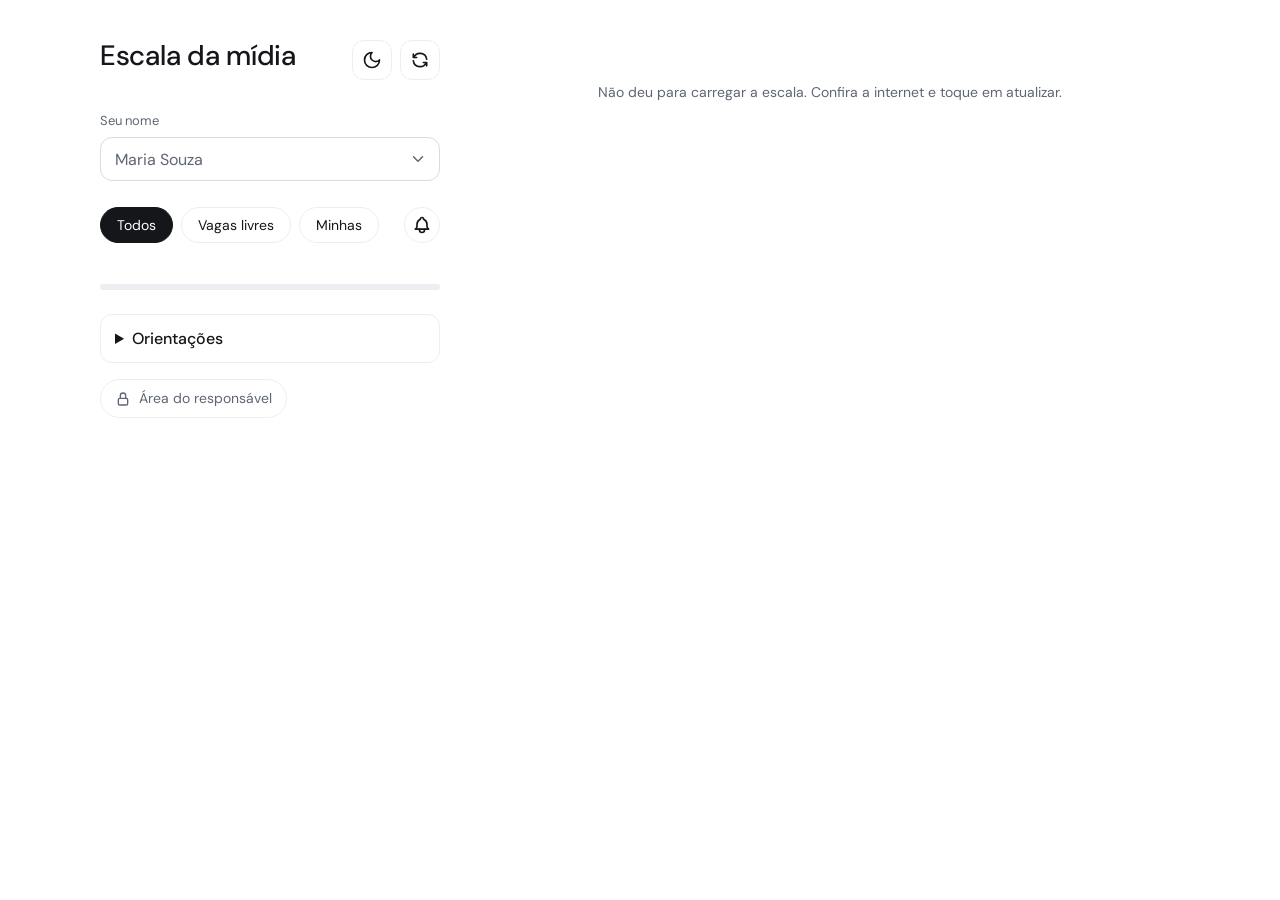
<file: index.html>
<!doctype html>
<html lang="pt-BR">
<head>
  <meta charset="utf-8">
  <meta name="viewport" content="width=device-width, initial-scale=1, viewport-fit=cover">
  <meta name="theme-color" content="#ffffff">
  <script src="tema.js"></script>
  <title>Escala da Mídia</title>
  <link rel="manifest" href="manifest.webmanifest">
  <link rel="icon" href="icone-192.png" type="image/png">
  <link rel="apple-touch-icon" href="apple-touch-icon.png">
  <meta name="apple-mobile-web-app-capable" content="yes">
  <meta name="apple-mobile-web-app-title" content="Escala">
  <link rel="preconnect" href="https://fonts.googleapis.com">
  <link rel="preconnect" href="https://fonts.gstatic.com" crossorigin>
  <link href="https://fonts.googleapis.com/css2?family=DM+Sans:opsz,wght@9..40,400;9..40,500&display=swap" rel="stylesheet">
  <link rel="stylesheet" href="estilo.css">
</head>
<body>
  <main class="app">
    <aside class="painel">
      <header class="topo">
        <div>
          <h1>Escala da mídia</h1>
          <p class="mes" id="mes">&nbsp;</p>
        </div>
        <div class="topo-acoes">
          <button class="icone" type="button" data-alternar-tema>
            <span class="tema-lua so-leitor">Usar o modo escuro</span><span class="tema-sol so-leitor">Usar o modo claro</span>
            <svg class="tema-lua" width="20" height="20" viewBox="0 0 24 24" fill="none" stroke="currentColor" stroke-width="2" stroke-linecap="round" stroke-linejoin="round" aria-hidden="true"><path d="M12 3a6 6 0 0 0 9 9a9 9 0 1 1-9-9z"/></svg>
            <svg class="tema-sol" width="20" height="20" viewBox="0 0 24 24" fill="none" stroke="currentColor" stroke-width="2" stroke-linecap="round" stroke-linejoin="round" aria-hidden="true"><circle cx="12" cy="12" r="4"/><path d="M12 2v2M12 20v2M4.93 4.93l1.41 1.41M17.66 17.66l1.41 1.41M2 12h2M20 12h2M6.34 17.66l-1.41 1.41M19.07 4.93l-1.41 1.41"/></svg>
          </button>
          <button id="atualizar" class="icone" type="button" aria-label="Atualizar escala">
            <svg width="20" height="20" viewBox="0 0 24 24" fill="none" stroke="currentColor" stroke-width="2" stroke-linecap="round" stroke-linejoin="round" aria-hidden="true"><path d="M20 11a8.1 8.1 0 0 0-15.5-2M4 5v4h4"/><path d="M4 13a8.1 8.1 0 0 0 15.5 2M20 19v-4h-4"/></svg>
          </button>
        </div>
      </header>

      <p id="aviso-demo" class="aviso-demo" hidden>
        Modo demonstração: as escolhas ficam salvas só neste aparelho. Para valer para todos, coloque o endereço da planilha no arquivo <code>config.js</code>.
      </p>

      <div class="campo-nome">
        <label for="nome">Seu nome</label>
        <div class="combo">
          <input id="nome" type="text" autocomplete="off" maxlength="40" placeholder="Maria Souza"
                 role="combobox" aria-autocomplete="list" aria-expanded="false" aria-controls="sugestoes">
          <button type="button" id="abrir-nomes" class="combo-seta" aria-label="Mostrar nomes salvos" tabindex="-1">
            <svg width="18" height="18" viewBox="0 0 24 24" fill="none" stroke="currentColor" stroke-width="2" stroke-linecap="round" stroke-linejoin="round" aria-hidden="true"><path d="M6 9l6 6 6-6"/></svg>
          </button>
          <ul id="sugestoes" class="sugestoes" role="listbox" hidden></ul>
        </div>
      </div>
      <p id="erro-nome" class="erro" role="alert"></p>
      <div id="vinculo" class="vinculo" hidden></div>

      <div class="filtros" id="filtros">
        <button type="button" class="filtro" data-filtro="todos" aria-pressed="true">Todos</button>
        <button type="button" class="filtro" data-filtro="livres" aria-pressed="false">Vagas livres</button>
        <button type="button" class="filtro" data-filtro="minhas" aria-pressed="false">Minhas</button>
        <button id="abrir-lembretes" class="icone filtro-sino" type="button" aria-label="Lembretes">
          <svg width="20" height="20" viewBox="0 0 24 24" fill="none" stroke="currentColor" stroke-width="2" stroke-linecap="round" stroke-linejoin="round" aria-hidden="true"><path d="M10 5a2 2 0 1 1 4 0a7 7 0 0 1 4 6v3a4 4 0 0 0 2 3H4a4 4 0 0 0 2-3v-3a7 7 0 0 1 4-6"/><path d="M9 17v1a3 3 0 0 0 6 0v-1"/></svg>
        </button>
      </div>

      <div class="progresso">
        <div class="progresso-texto"><span id="preenchidas">&nbsp;</span><span id="minhas"></span></div>
        <div class="barra"><div id="barra"></div></div>
      </div>

      <details class="orientacoes" id="orientacoes">
        <summary>Orientações</summary>
        <ul>
          <li>Mande a gravação um dia antes, para a mídia ter tempo de editar.</li>
          <li>Quem gravar o devocional também manda a música da semana, que sai às quartas.</li>
          <li>Os versículos são um norte: o líder pode mudar a mensagem dentro do tema.</li>
          <li>Vídeos curtos, de no máximo 1 minuto.</li>
          <li>As postagens saem às 9h, 12h e 15h. Se mudar a sala ou o local (por causa de chuva, por exemplo), a postagem sai em outro horário.</li>
          <li>Os devocionais são gravados pelo grupo do Staff.</li>
          <li>A escala é rotativa, para não pesar para ninguém.</li>
        </ul>
      </details>

      <a class="botao-adm" href="admin.html">
        <svg width="16" height="16" viewBox="0 0 24 24" fill="none" stroke="currentColor" stroke-width="2" stroke-linecap="round" stroke-linejoin="round" aria-hidden="true"><rect x="5" y="11" width="14" height="10" rx="2"/><path d="M8 11V7a4 4 0 0 1 8 0v4"/></svg>
        Área do responsável
      </a>
    </aside>

    <div id="lista" class="lista" aria-live="polite">
      <p class="vazio">Carregando a escala…</p>
    </div>
  </main>

  <dialog id="dialogo-lembretes" class="dialogo" aria-labelledby="titulo-lembretes">
    <div class="dialogo-topo">
      <h2 id="titulo-lembretes">Lembretes</h2>
      <button type="button" class="icone" data-fechar aria-label="Fechar">
        <svg width="20" height="20" viewBox="0 0 24 24" fill="none" stroke="currentColor" stroke-width="2" stroke-linecap="round" aria-hidden="true"><path d="M6 6l12 12M18 6L6 18"/></svg>
      </button>
    </div>
    <div class="dialogo-corpo">
      <p id="lembretes-status" class="status"></p>

      <div class="aviso-notificacao">
        <p><b>Para os lembretes chegarem</b></p>
        <ul>
          <li>As notificações do navegador precisam estar <b>permitidas</b> para este site. Quando o navegador perguntar, toque em <b>Permitir</b>.</li>
          <li>No <b>iPhone ou iPad</b>: primeiro adicione a escala à Tela de Início (botão Compartilhar → <b>Adicionar à Tela de Início</b>) e abra por esse ícone. Precisa do iOS 16.4 ou mais novo.</li>
          <li>Abra pelo Chrome, Safari, Firefox ou Edge. O navegador de dentro do Instagram ou do WhatsApp não recebe notificações.</li>
          <li>Vale só para este aparelho. Para receber em outro, ative lá também.</li>
          <li>O aviso pode chegar até 5 minutos depois do horário. Economia de bateria e o modo Não perturbe podem atrasar ou esconder.</li>
        </ul>
      </div>

      <h3 class="subtitulo">Quando avisar</h3>
      <p class="dica">O prazo de cada tarefa é o horário dela. Tarefa sem horário vale até as <span id="hora-padrao">09:00</span>.</p>
      <div id="lembretes-regras" class="regras"></div>
      <button type="button" id="lembrete-adicionar" class="botao-secundario">+ Adicionar lembrete</button>
      <p id="lembretes-erro" class="erro" role="alert"></p>
      <p id="lembretes-ok" class="sucesso" role="status"></p>
    </div>
    <div class="dialogo-acoes">
      <button type="button" id="lembretes-salvar" class="botao-primario">Ativar lembretes</button>
      <button type="button" id="lembretes-testar" class="botao-secundario" hidden>Enviar teste</button>
      <button type="button" id="lembretes-desligar" class="link" hidden>Desligar neste aparelho</button>
    </div>
  </dialog>

  <div id="toast" class="toast" role="status"></div>

  <script src="config.js"></script>
  <script src="app.js"></script>
  <script src="lembretes.js"></script>
</body>
</html>
</file>
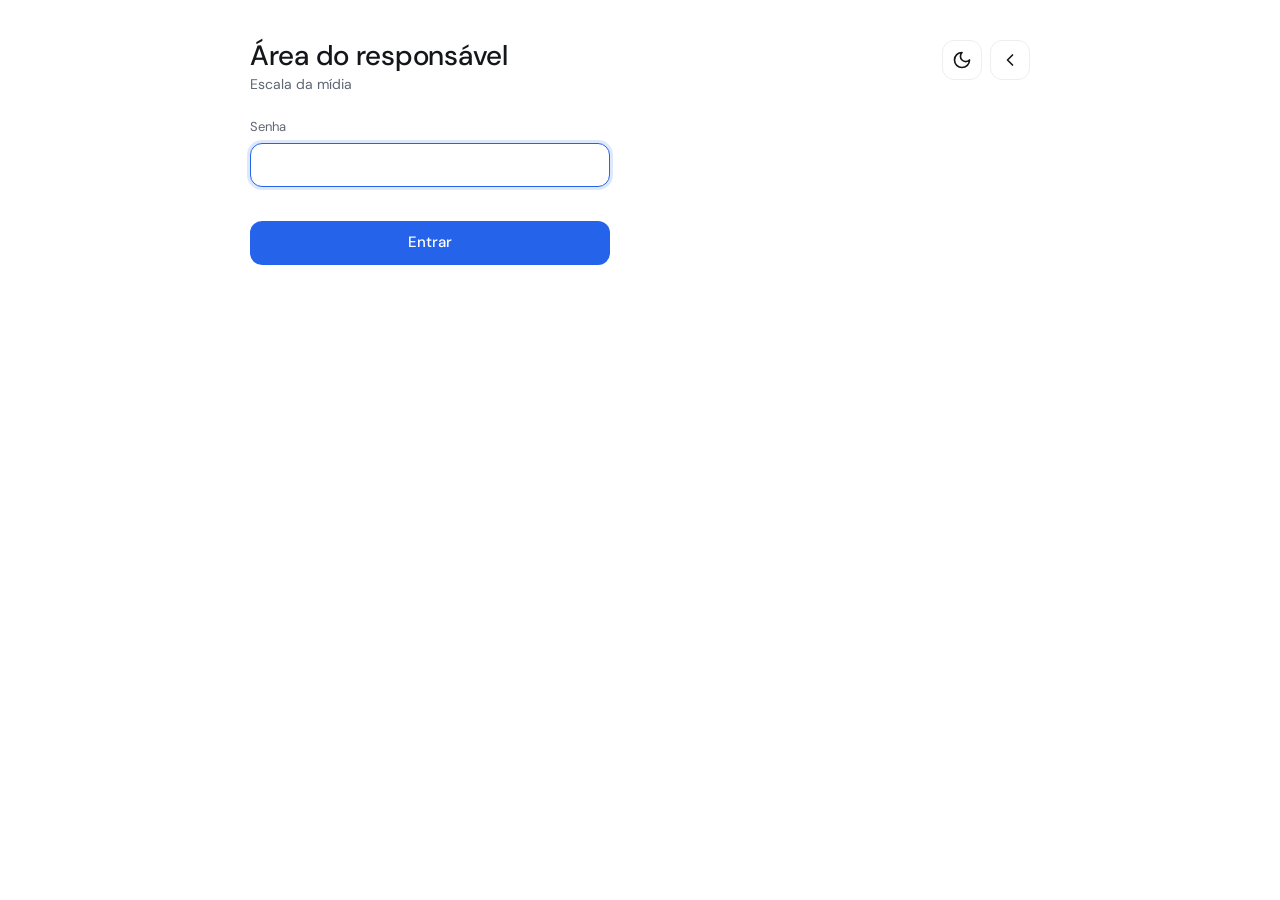
<file: admin.html>
<!doctype html>
<html lang="pt-BR">
<head>
  <meta charset="utf-8">
  <meta name="viewport" content="width=device-width, initial-scale=1, viewport-fit=cover">
  <meta name="theme-color" content="#ffffff">
  <script src="tema.js"></script>
  <meta name="robots" content="noindex">
  <title>Escala da Mídia · Responsável</title>
  <link rel="icon" href="icone-192.png" type="image/png">
  <link rel="preconnect" href="https://fonts.googleapis.com">
  <link rel="preconnect" href="https://fonts.gstatic.com" crossorigin>
  <link href="https://fonts.googleapis.com/css2?family=DM+Sans:opsz,wght@9..40,400;9..40,500&display=swap" rel="stylesheet">
  <link rel="stylesheet" href="estilo.css">
</head>
<body>
  <main class="app adm">
    <header class="topo">
      <div>
        <h1>Área do responsável</h1>
        <p class="mes">Escala da mídia</p>
      </div>
      <div class="topo-acoes">
        <button id="sair" class="botao-secundario" type="button" hidden>Sair</button>
        <button class="icone" type="button" data-alternar-tema>
          <span class="tema-lua so-leitor">Usar o modo escuro</span><span class="tema-sol so-leitor">Usar o modo claro</span>
          <svg class="tema-lua" width="20" height="20" viewBox="0 0 24 24" fill="none" stroke="currentColor" stroke-width="2" stroke-linecap="round" stroke-linejoin="round" aria-hidden="true"><path d="M12 3a6 6 0 0 0 9 9a9 9 0 1 1-9-9z"/></svg>
          <svg class="tema-sol" width="20" height="20" viewBox="0 0 24 24" fill="none" stroke="currentColor" stroke-width="2" stroke-linecap="round" stroke-linejoin="round" aria-hidden="true"><circle cx="12" cy="12" r="4"/><path d="M12 2v2M12 20v2M4.93 4.93l1.41 1.41M17.66 17.66l1.41 1.41M2 12h2M20 12h2M6.34 17.66l-1.41 1.41M19.07 4.93l-1.41 1.41"/></svg>
        </button>
        <a class="icone" href="./" aria-label="Voltar para a escala">
          <svg width="20" height="20" viewBox="0 0 24 24" fill="none" stroke="currentColor" stroke-width="2" stroke-linecap="round" stroke-linejoin="round" aria-hidden="true"><path d="M15 6l-6 6 6 6"/></svg>
        </a>
      </div>
    </header>

    <!-- Entrada com senha. A senha é conferida pela planilha, nunca pela página. -->
    <form id="form-entrar" class="adm-entrar" hidden>
      <label for="senha">Senha</label>
      <input id="senha" type="password" autocomplete="current-password" required>
      <p id="erro-entrar" class="erro" role="alert"></p>
      <button type="submit" class="botao-primario">Entrar</button>
    </form>

    <p id="carregando" class="vazio">Carregando…</p>

    <section id="painel-adm" hidden>
      <div class="adm-abas" role="tablist">
        <button type="button" class="filtro" data-aba="tarefas" aria-pressed="true">Tarefas</button>
        <button type="button" class="filtro" data-aba="pessoas" aria-pressed="false">Pessoas</button>
        <button type="button" class="filtro" data-aba="geral" aria-pressed="false">Geral</button>
      </div>

      <div id="aba-tarefas">
        <div class="adm-barra">
          <p id="resumo-tarefas"></p>
          <button type="button" id="nova-tarefa" class="botao-primario">+ Nova tarefa</button>
        </div>
        <div id="lista-adm"></div>
        <!-- Aparece quando há tarefas marcadas; fica presa no pé da tela. -->
        <div id="barra-massa" class="barra-massa" hidden>
          <span id="qtd-sel"></span>
          <div class="barra-massa-acoes">
            <button type="button" id="massa-tirar" class="mini tirar"></button>
            <button type="button" id="massa-excluir" class="mini perigo"></button>
            <button type="button" id="massa-limpar" class="link">Desmarcar</button>
          </div>
        </div>
      </div>

      <div id="aba-pessoas" hidden>
        <div class="adm-barra">
          <p>Cada nome fica ligado aos aparelhos que o usam. "Desligar aparelhos" deixa o próximo aparelho que usar o nome ficar com ele.</p>
        </div>
        <div id="lista-pessoas"></div>
      </div>

      <div id="aba-geral" hidden>
        <div class="cartao">
          <h2>Lembretes</h2>
          <div id="estado-lembretes"></div>
        </div>
        <div class="cartao" id="cartao-cultos" hidden>
          <h2>Dividir cultos em 3 funções</h2>
          <p id="texto-cultos"></p>
          <button type="button" id="dividir-cultos" class="botao-primario">Dividir cultos</button>
        </div>
        <div class="cartao">
          <h2>Tirar todos das tarefas</h2>
          <p>Deixa todas as vagas livres de novo. As tarefas continuam como estão.</p>
          <button type="button" id="limpar-inscricoes" class="botao-perigo">Tirar todos das tarefas</button>
        </div>
        <div class="cartao">
          <h2>Apagar todas as tarefas</h2>
          <p>Para começar um mês novo do zero. Apaga as tarefas e quem estava nelas. Não dá para desfazer.</p>
          <button type="button" id="apagar-tarefas" class="botao-perigo">Apagar todas as tarefas</button>
        </div>
      </div>
    </section>
  </main>

  <dialog id="dialogo-tarefa" class="dialogo" aria-labelledby="titulo-tarefa">
    <form id="form-tarefa" method="dialog" novalidate>
      <div class="dialogo-topo">
        <h2 id="titulo-tarefa">Nova tarefa</h2>
        <button type="button" class="icone" data-fechar aria-label="Fechar">
          <svg width="20" height="20" viewBox="0 0 24 24" fill="none" stroke="currentColor" stroke-width="2" stroke-linecap="round" aria-hidden="true"><path d="M6 6l12 12M18 6L6 18"/></svg>
        </button>
      </div>
      <div class="dialogo-corpo">
        <div class="form-grade">
          <div class="campo"><label for="t-data">Data</label><input id="t-data" type="date" required></div>
          <div class="campo"><label for="t-hora">Horário do prazo (opcional)</label><input id="t-hora" type="time"></div>
          <div class="campo"><label for="t-tipo">Tipo</label>
            <select id="t-tipo">
              <option value="culto">Culto</option>
              <option value="resumo">Resumo</option>
              <option value="musica">Música</option>
              <option value="devocional">Devocional</option>
              <option value="oracao">Oração</option>
              <option value="momento">Momento de fé</option>
              <option value="aviso">Aviso</option>
            </select>
          </div>
          <div class="campo"><label for="t-tarefa">Nome da tarefa</label><input id="t-tarefa" type="text" maxlength="60" placeholder="Culto"></div>
          <div id="bloco-funcoes" class="campo inteiro bloco-funcoes" hidden></div>
          <div class="campo inteiro"><label for="t-detalhe">Detalhe (opcional)</label><input id="t-detalhe" type="text" maxlength="160" placeholder="Postagem no insta e whats"></div>
          <div class="campo"><label for="t-marca">Etiqueta da semana (opcional)</label><input id="t-marca" type="text" maxlength="30" placeholder="Saco cheio"></div>
          <div class="campo"><label for="t-nome">Quem está escalado (opcional)</label><input id="t-nome" type="text" maxlength="40" list="nomes-adm" autocomplete="off"></div>
        </div>
        <datalist id="nomes-adm"></datalist>
        <p class="dica" id="dica-hora"></p>
        <p id="erro-tarefa" class="erro" role="alert"></p>
      </div>
      <div class="dialogo-acoes">
        <button type="submit" id="salvar-tarefa" class="botao-primario">Salvar</button>
        <button type="button" class="botao-secundario" data-fechar>Cancelar</button>
      </div>
    </form>
  </dialog>

  <div id="toast" class="toast" role="status"></div>

  <script src="config.js"></script>
  <script src="admin.js"></script>
</body>
</html>
</file>
<file: estilo.css>
:root {
  color-scheme: light;
  --fundo: #ffffff;
  --fundo-elevado: #ffffff;      /* janelas e listas que abrem por cima */
  --neutro-fundo: #f5f6f8;       /* realce cinza: passar o mouse, avisos neutros */
  --texto: #14161a;
  --texto-2: #374151;            /* texto corrido mais leve (orientações, cartões) */
  --suave: #5f6673;
  --linha: #eceef1;
  --borda-campo: #d9dce1;
  --destaque: #2563eb;           /* fundo dos botões azuis (texto branco por cima) */
  --destaque-escuro: #1d4ed8;
  --destaque-texto: #2563eb;     /* azul usado como texto ou ícone sobre o fundo */
  --anel: rgba(37, 99, 235, 0.15);
  --info-fundo: #f1f5ff;
  --info-fundo-forte: #e2ebfe;
  --info-borda: #bfd3fb;
  --info-texto: #1d4ed8;
  --info-texto-forte: #1e3a8a;
  --ok-fundo: #e3f5ea;
  --ok-fundo-forte: #cfeedd;
  --ok-texto: #17663a;
  --ok-barra: #22a05a;
  --marca-fundo: #fef3c7;
  --marca-texto: #8a5a00;
  --aviso-fundo: #fff7ed;
  --aviso-fundo-forte: #ffedd5;
  --aviso-borda: #fcd9a8;
  --aviso-texto: #9a4a07;
  --perigo-fundo: #fef3f2;
  --perigo-fundo-forte: #fde4e1;
  --perigo-borda: #f3c1bd;
  --erro: #b42318;
  --sombra-leve: rgba(20, 22, 26, 0.06);
  --sombra-media: rgba(20, 22, 26, 0.12);
  --sombra-forte: rgba(20, 22, 26, 0.25);
  --veu: rgba(20, 22, 26, 0.45);
}

/* Modo escuro. O tema.js põe data-tema="escuro" quando o aparelho está no escuro
   (ou quando a pessoa escolheu pelo botão), antes de a página aparecer. */
:root[data-tema="escuro"] {
  color-scheme: dark;
  --fundo: #121418;
  --fundo-elevado: #1a1d22;
  --neutro-fundo: #1c2026;
  --texto: #e6e8eb;
  --texto-2: #c4c9d0;
  --suave: #9aa2ad;
  --linha: #2a2f37;
  --borda-campo: #646c78;
  --destaque: #2563eb;
  --destaque-escuro: #1d4ed8;
  --destaque-texto: #7aa7ff;
  --anel: rgba(122, 167, 255, 0.3);
  --info-fundo: #16203a;
  --info-fundo-forte: #1d2b4d;
  --info-borda: #2e4677;
  --info-texto: #a9c4ff;
  --info-texto-forte: #cddcff;
  --ok-fundo: #11291b;
  --ok-fundo-forte: #173823;
  --ok-texto: #7ddc9f;
  --ok-barra: #2fb36a;
  --marca-fundo: #2f2510;
  --marca-texto: #f5c96a;
  --aviso-fundo: #2b1e0d;
  --aviso-fundo-forte: #36270f;
  --aviso-borda: #5a3f17;
  --aviso-texto: #f6b562;
  --perigo-fundo: #2a1615;
  --perigo-fundo-forte: #3a1d1b;
  --perigo-borda: #6b2b27;
  --erro: #f2837a;
  --sombra-leve: rgba(0, 0, 0, 0.3);
  --sombra-media: rgba(0, 0, 0, 0.45);
  --sombra-forte: rgba(0, 0, 0, 0.6);
  --veu: rgba(0, 0, 0, 0.6);
}

* { box-sizing: border-box; }
/* Elemento escondido fica escondido, mesmo que uma regra própria diga display: flex. */
[hidden] { display: none !important; }
html { -webkit-text-size-adjust: 100%; }
body {
  margin: 0;
  background: var(--fundo);
  color: var(--texto);
  font-family: "DM Sans", system-ui, -apple-system, sans-serif;
  font-size: 16px;
  line-height: 1.45;
}
button { font: inherit; cursor: pointer; }
button:focus-visible, input:focus-visible, summary:focus-visible {
  outline: 2px solid var(--destaque-texto);
  outline-offset: 2px;
}

.app {
  display: flex;
  flex-direction: column;
  max-width: 560px;
  margin: 0 auto;
  padding: 20px 16px calc(48px + env(safe-area-inset-bottom));
}
/* No celular o painel não existe como caixa: os itens dele entram direto na coluna,
   e as orientações vão para o fim, depois da lista. No PC ele vira a coluna lateral. */
.painel { display: contents; }
.orientacoes { order: 1; }

.topo { display: flex; justify-content: space-between; align-items: flex-start; gap: 12px; }
h1 { font-size: 24px; font-weight: 500; margin: 0; line-height: 1.15; letter-spacing: -0.01em; }
.mes { margin: 2px 0 0; color: var(--suave); font-size: 14px; }

.icone {
  width: 40px; height: 40px; flex: none;
  display: grid; place-items: center;
  border: 1px solid var(--linha); border-radius: 12px;
  background: var(--fundo); color: var(--texto);
}
.icone.girando svg { animation: girar 0.8s linear infinite; }
@keyframes girar { to { transform: rotate(360deg); } }

.aviso-demo {
  margin: 14px 0 0; padding: 10px 12px; border-radius: 12px;
  font-size: 13px; background: var(--marca-fundo); color: var(--marca-texto);
}

.campo-nome { display: block; margin-top: 18px; }
.campo-nome label { display: block; font-size: 13px; color: var(--suave); margin-bottom: 6px; }

/* Campo de nome com a lista de nomes salvos logo abaixo. */
.combo { position: relative; }
.combo input { padding-right: 44px; }
.combo-seta {
  position: absolute; top: 0; right: 0; width: 44px; height: 44px;
  display: grid; place-items: center;
  border: 0; background: transparent; color: var(--suave);
}
.sugestoes {
  position: absolute; z-index: 20; top: calc(100% + 6px); left: 0; right: 0;
  max-height: 280px; overflow-y: auto;
  margin: 0; padding: 6px; list-style: none;
  background: var(--fundo-elevado); border: 1px solid var(--linha); border-radius: 12px;
  box-shadow: 0 8px 24px var(--sombra-media);
}
.sugestoes-grupo { padding: 8px 10px 4px; font-size: 12px; color: var(--suave); }
.sugestao {
  display: flex; align-items: center; justify-content: space-between; gap: 8px;
  min-height: 40px; padding: 8px 10px; border-radius: 8px;
  font-size: 15px; cursor: pointer;
}
.sugestao.ativa, .sugestao:hover { background: var(--info-fundo); }
.sugestao small { font-size: 12px; color: var(--suave); white-space: nowrap; }
.sugestao .seu { color: var(--ok-texto); }

/* Ligar o nome a outro aparelho: link discreto para quem já usa, caixa com código para quem chega. */
.vinculo { margin: 0 0 6px; font-size: 13px; }
.link {
  padding: 0; border: 0; background: none;
  color: var(--destaque-texto); font-size: 13px; text-decoration: underline; text-underline-offset: 2px;
}
.vinculo-caixa {
  padding: 12px; border-radius: 12px;
  background: var(--info-fundo); color: var(--info-texto-forte);
}
.vinculo-caixa.alerta { background: var(--marca-fundo); color: var(--marca-texto); }
.vinculo-caixa p { margin: 0; }
.vinculo-caixa b { font-weight: 500; }
.vinculo-caixa p + p, .vinculo-caixa p + .vinculo-linha, .vinculo-linha + p { margin-top: 8px; }
.codigo-grande { display: block; margin: 6px 0; font-size: 28px; font-weight: 500; letter-spacing: 0.12em; color: var(--texto); }
.vinculo-linha { display: flex; gap: 8px; }
.vinculo-linha input { flex: 1; min-width: 0; height: 40px; letter-spacing: 0.15em; }
.vinculo-linha button {
  height: 40px; padding: 0 16px; border: 0; border-radius: 12px;
  background: var(--destaque); color: #fff; font-size: 14px; font-weight: 500;
}
.vinculo-erro { color: var(--erro); }
.vinculo small { display: block; margin-top: 8px; font-size: 12px; }
input {
  width: 100%; height: 44px; padding: 0 14px;
  border: 1px solid var(--borda-campo); border-radius: 12px;
  font: inherit; font-size: 16px; color: var(--texto); background: var(--fundo);
}
input:focus { border-color: var(--destaque); outline: none; box-shadow: 0 0 0 3px var(--anel); }
input::placeholder { color: var(--suave); opacity: 1; }
.erro { color: var(--erro); font-size: 13px; min-height: 18px; margin: 4px 0 0; }

.filtros {
  position: sticky; top: 0; z-index: 5;
  display: flex; gap: 8px; overflow-x: auto;
  margin: 0 -16px; padding: 10px 16px;
  background: var(--fundo);
  scrollbar-width: none;
}
.filtros::-webkit-scrollbar { display: none; }
.filtro {
  height: 34px; padding: 0 14px; white-space: nowrap;
  border: 1px solid var(--linha); border-radius: 999px;
  background: var(--fundo); color: var(--texto); font-size: 14px;
}
.filtro[aria-pressed="true"] { background: var(--texto); border-color: var(--texto); color: var(--fundo); }
/* O sino fica na barra de filtros, que acompanha a rolagem no celular: sempre à mão. */
.filtro-sino { width: 34px; height: 34px; margin-left: auto; border-radius: 999px; }

.progresso { margin-top: 4px; }
.progresso-texto { display: flex; justify-content: space-between; gap: 12px; font-size: 13px; color: var(--suave); }
.barra { height: 6px; margin-top: 6px; border-radius: 3px; background: var(--linha); overflow: hidden; }
#barra { height: 100%; width: 0; border-radius: 3px; background: var(--destaque); transition: width 0.4s ease; }

.semana { scroll-margin-top: 60px; }
.semana-titulo {
  display: flex; align-items: center; flex-wrap: wrap; gap: 8px;
  margin: 22px 0 2px; font-size: 13px; color: var(--suave);
}
.marca {
  padding: 2px 8px; border-radius: 999px;
  font-size: 11px; font-weight: 500;
  background: var(--marca-fundo); color: var(--marca-texto);
}

.linha { display: flex; align-items: center; gap: 12px; padding: 12px 0; border-bottom: 1px solid var(--linha); }
.linha.passado { opacity: 0.5; }
.data { width: 38px; flex: none; text-align: center; line-height: 1.1; }
.data b { display: block; font-size: 19px; font-weight: 500; }
.data small { font-size: 12px; color: var(--suave); }
.linha.hoje .data b { color: var(--destaque-texto); }
.info { flex: 1; min-width: 0; }
.titulo { display: flex; align-items: center; gap: 7px; font-size: 15px; font-weight: 500; }
.ponto { width: 8px; height: 8px; flex: none; border-radius: 50%; }
.detalhe { margin-top: 1px; font-size: 13px; color: var(--suave); }

.acao { flex: none; }
.quero, .voce {
  height: 36px; padding: 0 16px; border: 0; border-radius: 999px;
  font-size: 14px; font-weight: 500;
}
.quero { background: var(--destaque); color: #fff; }
.quero:active { background: var(--destaque-escuro); }
.voce { background: var(--ok-fundo); color: var(--ok-texto); }
.quero:disabled, .voce:disabled { opacity: 0.6; cursor: default; }
.quem {
  display: inline-block; max-width: 130px; padding: 6px 12px;
  border: 1px solid var(--linha); border-radius: 999px;
  font-size: 13px; color: var(--suave);
  white-space: nowrap; overflow: hidden; text-overflow: ellipsis;
}
.sem-ninguem { font-size: 13px; color: var(--suave); }

.vazio { padding: 28px 0; text-align: center; color: var(--suave); font-size: 14px; }

/* ---------- Culto recolhido (três funções) ---------- */
.grupo { border-bottom: 1px solid var(--linha); }
.grupo-topo {
  display: flex; align-items: center; gap: 12px; width: 100%;
  padding: 12px 0; border: 0; background: none; color: inherit; text-align: left;
}
.grupo.passado .grupo-topo, .grupo.passado .grupo-funcoes { opacity: 0.5; }
.grupo.hoje .data b { color: var(--destaque-texto); }
.grupo-contagem { margin-left: 6px; font-size: 12px; font-weight: 400; color: var(--suave); }
.grupo-barra { display: flex; gap: 4px; margin-top: 6px; }
.grupo-barra span { width: 26px; height: 5px; border-radius: 3px; background: var(--linha); }
.grupo-barra span.ocupada { background: var(--destaque); }
.grupo-barra span.sua { background: var(--ok-barra); }
.grupo-voce { margin-top: 4px; font-size: 12px; color: var(--ok-texto); }
.grupo-seta { display: grid; place-items: center; width: 32px; height: 32px; flex: none; border-radius: 8px; color: var(--suave); transition: transform 0.2s ease; }
.grupo.aberto .grupo-seta { transform: rotate(180deg); }
.grupo-funcoes { padding: 0 0 8px 50px; }
.funcao { display: flex; align-items: center; gap: 10px; padding: 9px 0; }
.funcao + .funcao { border-top: 1px dashed var(--linha); }
.funcao-icone {
  display: grid; place-items: center; width: 30px; height: 30px; flex: none;
  border-radius: 8px; background: var(--info-fundo); color: var(--destaque-texto);
}
.funcao-nome { font-size: 14px; }
@media (hover: hover) { .grupo-topo:hover .grupo-seta { background: var(--neutro-fundo); } }
@media (max-width: 380px) { .grupo-funcoes { padding-left: 12px; } }

.orientacoes { margin-top: 28px; padding: 0 14px; border: 1px solid var(--linha); border-radius: 12px; }
.orientacoes summary { padding: 12px 0; font-weight: 500; cursor: pointer; }
.orientacoes ul { margin: 0 0 14px; padding-left: 18px; font-size: 14px; color: var(--texto-2); }
.orientacoes li + li { margin-top: 6px; }

.toast {
  position: fixed; left: 50%; bottom: calc(20px + env(safe-area-inset-bottom));
  max-width: calc(100% - 32px); padding: 12px 16px; border-radius: 12px;
  background: var(--texto); color: var(--fundo); font-size: 14px;
  opacity: 0; pointer-events: none;
  z-index: 30; /* por cima da barra de ações em massa e da lista de nomes */
  transform: translate(-50%, 16px);
  transition: opacity 0.25s ease, transform 0.25s ease;
}
.toast.ver { opacity: 1; transform: translate(-50%, 0); }

/* ---------- Botões e campos gerais ---------- */
.topo-acoes { display: flex; gap: 8px; }
.icone.ativo { color: var(--destaque-texto); border-color: var(--info-borda); background: var(--info-fundo); }
.icone.pequeno { width: 32px; height: 32px; border-radius: 8px; }
a.icone { text-decoration: none; }
/* Botão de tema: mostra a lua no claro (vai para o escuro) e o sol no escuro. */
.tema-sol { display: none; }
.so-leitor { position: absolute; width: 1px; height: 1px; overflow: hidden; clip: rect(0 0 0 0); white-space: nowrap; }
:root[data-tema="escuro"] .tema-sol { display: block; }
:root[data-tema="escuro"] .tema-lua { display: none; }

.botao-primario, .botao-secundario, .botao-perigo {
  height: 44px; padding: 0 18px; border-radius: 12px; font-size: 15px;
}
.botao-primario { border: 0; background: var(--destaque); color: #fff; font-weight: 500; }
.botao-secundario { border: 1px solid var(--borda-campo); background: var(--fundo); color: var(--texto); }
.botao-perigo { border: 1px solid var(--perigo-borda); background: var(--fundo); color: var(--erro); }
.botao-primario:disabled, .botao-secundario:disabled, .botao-perigo:disabled { opacity: 0.5; cursor: default; }

select {
  height: 44px; padding: 0 12px;
  border: 1px solid var(--borda-campo); border-radius: 12px;
  font: inherit; font-size: 16px; color: var(--texto); background: var(--fundo);
}
select:focus { border-color: var(--destaque); outline: none; box-shadow: 0 0 0 3px var(--anel); }

/* Botão para a área do responsável: discreto, no fim do painel. */
.botao-adm {
  order: 2; align-self: flex-start; justify-self: start;
  display: inline-flex; align-items: center; gap: 8px;
  margin-top: 16px; padding: 8px 14px;
  border: 1px solid var(--linha); border-radius: 999px;
  font-size: 14px; color: var(--suave); text-decoration: none;
}

/* ---------- Janela (lembretes, edição de tarefa) ---------- */
.dialogo {
  width: min(560px, calc(100% - 32px)); max-height: calc(100dvh - 32px);
  padding: 0; border: 0; border-radius: 16px;
  color: var(--texto); background: var(--fundo-elevado);
  box-shadow: 0 20px 60px var(--sombra-forte);
}
.dialogo[open] { display: flex; flex-direction: column; }
.dialogo > form { display: flex; flex-direction: column; flex: 1; min-height: 0; }
.dialogo::backdrop { background: var(--veu, rgba(20, 22, 26, 0.45)); } /* iOS 16 não passa variáveis ao ::backdrop */
.dialogo-topo { display: flex; justify-content: space-between; align-items: center; gap: 12px; padding: 14px 14px 6px 20px; }
.dialogo-topo h2 { margin: 0; font-size: 20px; font-weight: 500; }
.dialogo-corpo { padding: 4px 20px 12px; overflow-y: auto; }
.dialogo-acoes {
  display: flex; flex-wrap: wrap; align-items: center; gap: 8px;
  padding: 12px 20px calc(14px + env(safe-area-inset-bottom));
  border-top: 1px solid var(--linha);
}
/* No celular a janela sobe de baixo, ocupando a largura toda. */
@media (max-width: 599px) {
  .dialogo { width: 100%; max-width: 100%; max-height: 92dvh; margin: auto 0 0; border-radius: 16px 16px 0 0; }
}

.status { margin: 0 0 12px; padding: 10px 12px; border-radius: 12px; background: var(--neutro-fundo); font-size: 14px; }
.status.ok { background: var(--ok-fundo); color: var(--ok-texto); }
.status.alerta { background: var(--marca-fundo); color: var(--marca-texto); }
.aviso-notificacao { padding: 12px 14px; border: 1px solid var(--linha); border-radius: 12px; font-size: 13px; color: var(--texto-2); }
.aviso-notificacao p { margin: 0; }
.aviso-notificacao ul { margin: 6px 0 0; padding-left: 18px; }
.aviso-notificacao li + li { margin-top: 4px; }
.aviso-notificacao b, .dialogo b { font-weight: 500; }
.subtitulo { margin: 18px 0 2px; font-size: 16px; font-weight: 500; }
.dica { margin: 0 0 10px; font-size: 13px; color: var(--suave); }
.sucesso { margin: 4px 0 0; font-size: 13px; color: var(--ok-texto); }
.sucesso:empty { display: none; }

.regras { display: flex; flex-direction: column; gap: 10px; margin-bottom: 10px; }
.regra { padding: 10px 12px; border: 1px solid var(--linha); border-radius: 12px; }
.regra-topo { display: flex; align-items: center; gap: 8px; }
.regra-topo select { flex: 1; min-width: 0; }
.regra-campos { display: flex; flex-wrap: wrap; align-items: center; gap: 8px; margin-top: 8px; font-size: 14px; }
.regra-campos input[type="number"] { width: 76px; }
.regra-campos input[type="time"] { width: 140px; }
.regra-campos small { flex-basis: 100%; font-size: 12px; color: var(--suave); }

/* ---------- Área do responsável ---------- */
.app.adm { display: block; max-width: 860px; }
.adm-entrar { max-width: 360px; margin-top: 24px; }
.adm-entrar label { display: block; margin-bottom: 6px; font-size: 13px; color: var(--suave); }
.adm-entrar .botao-primario { width: 100%; margin-top: 12px; }
.adm-abas { display: flex; gap: 8px; margin: 20px 0 4px; overflow-x: auto; }
.adm-barra { display: flex; flex-wrap: wrap; align-items: center; justify-content: space-between; gap: 12px; margin-top: 14px; }
.adm-barra p { margin: 0; font-size: 13px; color: var(--suave); }
/* As linhas têm 8px de folga dos lados (compensados na margem) para o destaque de "marcada" não encostar no texto. */
.adm-linha { display: flex; align-items: flex-start; gap: 12px; margin: 0 -8px; padding: 12px 8px; border-bottom: 1px solid var(--linha); }
.adm-linha.selecionada { background: var(--info-fundo); }
/* Culto na área do responsável: uma cabeça (marca as três) e as funções logo abaixo, com o ícone no lugar da data. */
.adm-grupo-topo { display: flex; align-items: flex-start; gap: 12px; margin: 0 -8px; padding: 12px 8px 6px; }
.adm-funcao { border-bottom-style: dashed; }
.adm-funcao .data { display: grid; place-items: center; }
.adm-funcao .titulo { font-weight: 400; }
.adm-funcao + .adm-linha:not(.adm-funcao), .adm-funcao + .adm-grupo-topo { border-top: 1px solid var(--linha); }
.bloco-funcoes { padding: 12px; border: 1px solid var(--linha); border-radius: 12px; }
.rotulo-funcoes { margin: 0 0 8px; font-size: 13px; color: var(--suave); }
.form-grade .bloco-funcoes .funcao-prazo { display: flex; align-items: center; gap: 10px; margin: 0; padding: 6px 0; font-size: 14px; color: var(--texto); }
.funcao-prazo span:nth-child(2) { flex: 1; min-width: 0; }
.funcao-prazo input { width: 130px; flex: none; }
/* Celular: os botões descem para baixo do texto, alinhados com o nome da tarefa (caixa 28 + data 38 + espaços). */
@media (max-width: 599px) {
  .adm-linha { flex-wrap: wrap; }
  .adm-linha .adm-acoes { flex: 1 1 100%; max-width: none; justify-content: flex-start; padding-left: 90px; }
  #lista-pessoas .adm-linha .adm-acoes { padding-left: 0; }
}
.adm-linha .info { padding-top: 2px; }
.adm-linha .quem-adm { margin-top: 4px; font-size: 13px; color: var(--ok-texto); }
.adm-linha .quem-adm.vazio-adm { color: var(--suave); }
.adm-acoes { display: flex; flex-wrap: wrap; justify-content: flex-end; gap: 6px; flex: none; max-width: 50%; }
.mini {
  height: 32px; padding: 0 10px; border-radius: 8px;
  border: 1px solid var(--borda-campo); background: var(--fundo);
  font-size: 13px; color: var(--texto);
}
.mini { display: inline-flex; align-items: center; gap: 5px; }
/* Cores pela consequência: azul muda, laranja libera a vaga, vermelho apaga. */
.mini.editar { border-color: var(--info-borda); background: var(--info-fundo); color: var(--info-texto); }
.mini.tirar { border-color: var(--aviso-borda); background: var(--aviso-fundo); color: var(--aviso-texto); }
.mini.perigo { border-color: var(--perigo-borda); background: var(--perigo-fundo); color: var(--erro); }

/* Caixas de marcar (o estilo geral de input deixaria com 44px de altura). */
input[type="checkbox"] { width: 20px; height: 20px; margin: 0; padding: 0; flex: none; accent-color: var(--destaque); cursor: pointer; }
/* No escuro o Chrome pinta o traço do "parcial" em cinza-escuro sobre o azul; com o azul claro ele aparece. */
:root[data-tema="escuro"] input[type="checkbox"] { accent-color: var(--destaque-texto); }
.sel-tarefa { display: flex; align-items: center; justify-content: center; width: 28px; min-height: 40px; flex: none; cursor: pointer; }
.marcar-semana { display: inline-flex; align-items: center; gap: 6px; margin-left: auto; font-size: 13px; color: var(--texto); cursor: pointer; }
.marcar-semana input { width: 18px; height: 18px; }
.adm-semana .semana-titulo { margin-top: 20px; }

.barra-massa {
  position: sticky; bottom: 0; z-index: 5;
  display: flex; flex-wrap: wrap; align-items: center; justify-content: space-between; gap: 8px;
  margin: 12px -16px 0; padding: 12px 16px calc(12px + env(safe-area-inset-bottom));
  background: var(--fundo); border-top: 1px solid var(--linha);
  box-shadow: 0 -6px 16px var(--sombra-leve);
  font-size: 14px; font-weight: 500;
}
.barra-massa[hidden] { display: none; }
.barra-massa-acoes { display: flex; flex-wrap: wrap; align-items: center; gap: 8px; }
.barra-massa .mini { height: 36px; padding: 0 12px; font-size: 14px; }
@media (min-width: 720px) {
  .barra-massa { margin: 12px 0 0; border: 1px solid var(--linha); border-radius: 12px; bottom: 16px; }
}
.cartao { margin-top: 16px; padding: 16px; border: 1px solid var(--linha); border-radius: 16px; }
.cartao h2 { margin: 0 0 6px; font-size: 17px; font-weight: 500; }
.cartao p { margin: 0 0 12px; font-size: 14px; color: var(--texto-2); }
.cartao ol { margin: 0 0 4px; padding-left: 20px; font-size: 14px; color: var(--texto-2); }
.cartao .erro { margin: 4px 0 12px; color: var(--erro); }
.cartao code { font-size: 13px; background: var(--neutro-fundo); padding: 1px 5px; border-radius: 4px; }
.form-grade { display: grid; grid-template-columns: minmax(0, 1fr) minmax(0, 1fr); gap: 12px; }
.form-grade .campo label { display: block; margin-bottom: 6px; font-size: 13px; color: var(--suave); }
.form-grade .inteiro { grid-column: 1 / -1; }
.form-grade select { width: 100%; }

/* Mouse: realce ao passar por cima (no celular não existe "passar por cima"). */
@media (hover: hover) {
  .quero:hover { background: var(--destaque-escuro); }
  .voce:hover { background: var(--ok-fundo-forte); }
  .filtro:hover:not([aria-pressed="true"]), .icone:hover, .botao-secundario:hover, .mini:hover, .botao-adm:hover { background: var(--neutro-fundo); }
  .botao-perigo:hover, .mini.perigo:hover { background: var(--perigo-fundo-forte); }
  .mini.editar:hover { background: var(--info-fundo-forte); }
  .mini.tirar:hover { background: var(--aviso-fundo-forte); }
  .botao-primario:hover:not(:disabled) { background: var(--destaque-escuro); }
}

/* Tablet: cada semana vira um cartão, e o nome fica ao lado dos filtros. */
@media (min-width: 720px) {
  .app { max-width: 760px; padding: 32px 32px 64px; }
  .app {
    display: grid;
    grid-template-columns: minmax(0, 1fr) auto;
    grid-auto-flow: row dense; /* deixa os filtros subirem para a linha do nome */
    column-gap: 16px;
    align-items: start;
  }
  .topo, .aviso-demo, .erro, .vinculo, .progresso, .lista, .orientacoes, .botao-adm { grid-column: 1 / -1; }
  .campo-nome { grid-column: 1; }
  .filtros { grid-column: 2; align-self: end; position: static; margin: 0; padding: 0; }
  h1 { font-size: 28px; }
  .filtro { height: 44px; padding: 0 16px; }
  .filtro-sino { width: 44px; height: 44px; }
  .progresso { margin-top: 4px; }

  .semana {
    margin-top: 16px; padding: 4px 20px;
    border: 1px solid var(--linha); border-radius: 16px;
  }
  .semana-titulo { margin: 14px 0 4px; }
  .semana .linha:last-child, .semana .grupo:last-child { border-bottom: 0; }
  .grupo-topo { padding: 14px 0; }
  .linha { padding: 14px 0; }
}

/* PC: painel fixo à esquerda (nome, filtros, progresso e orientações) e a escala à direita. */
@media (min-width: 1024px) {
  .app {
    max-width: 1160px;
    display: grid;
    grid-template-columns: 340px minmax(0, 1fr);
    gap: 40px;
    align-items: start;
    padding: 40px 40px 64px;
  }
  .lista { grid-column: 2; }
  .painel {
    grid-column: 1;
    display: block;
    position: sticky; top: 32px;
  }
  .filtros { flex-wrap: wrap; margin-top: 4px; }
  .filtro { height: 36px; }
  .filtro-sino { width: 36px; height: 36px; }
  .progresso { margin-top: 16px; }
  .orientacoes { margin-top: 24px; }
  .lista > .semana:first-child { margin-top: 0; }
  .semana { scroll-margin-top: 32px; }
}
</file>
